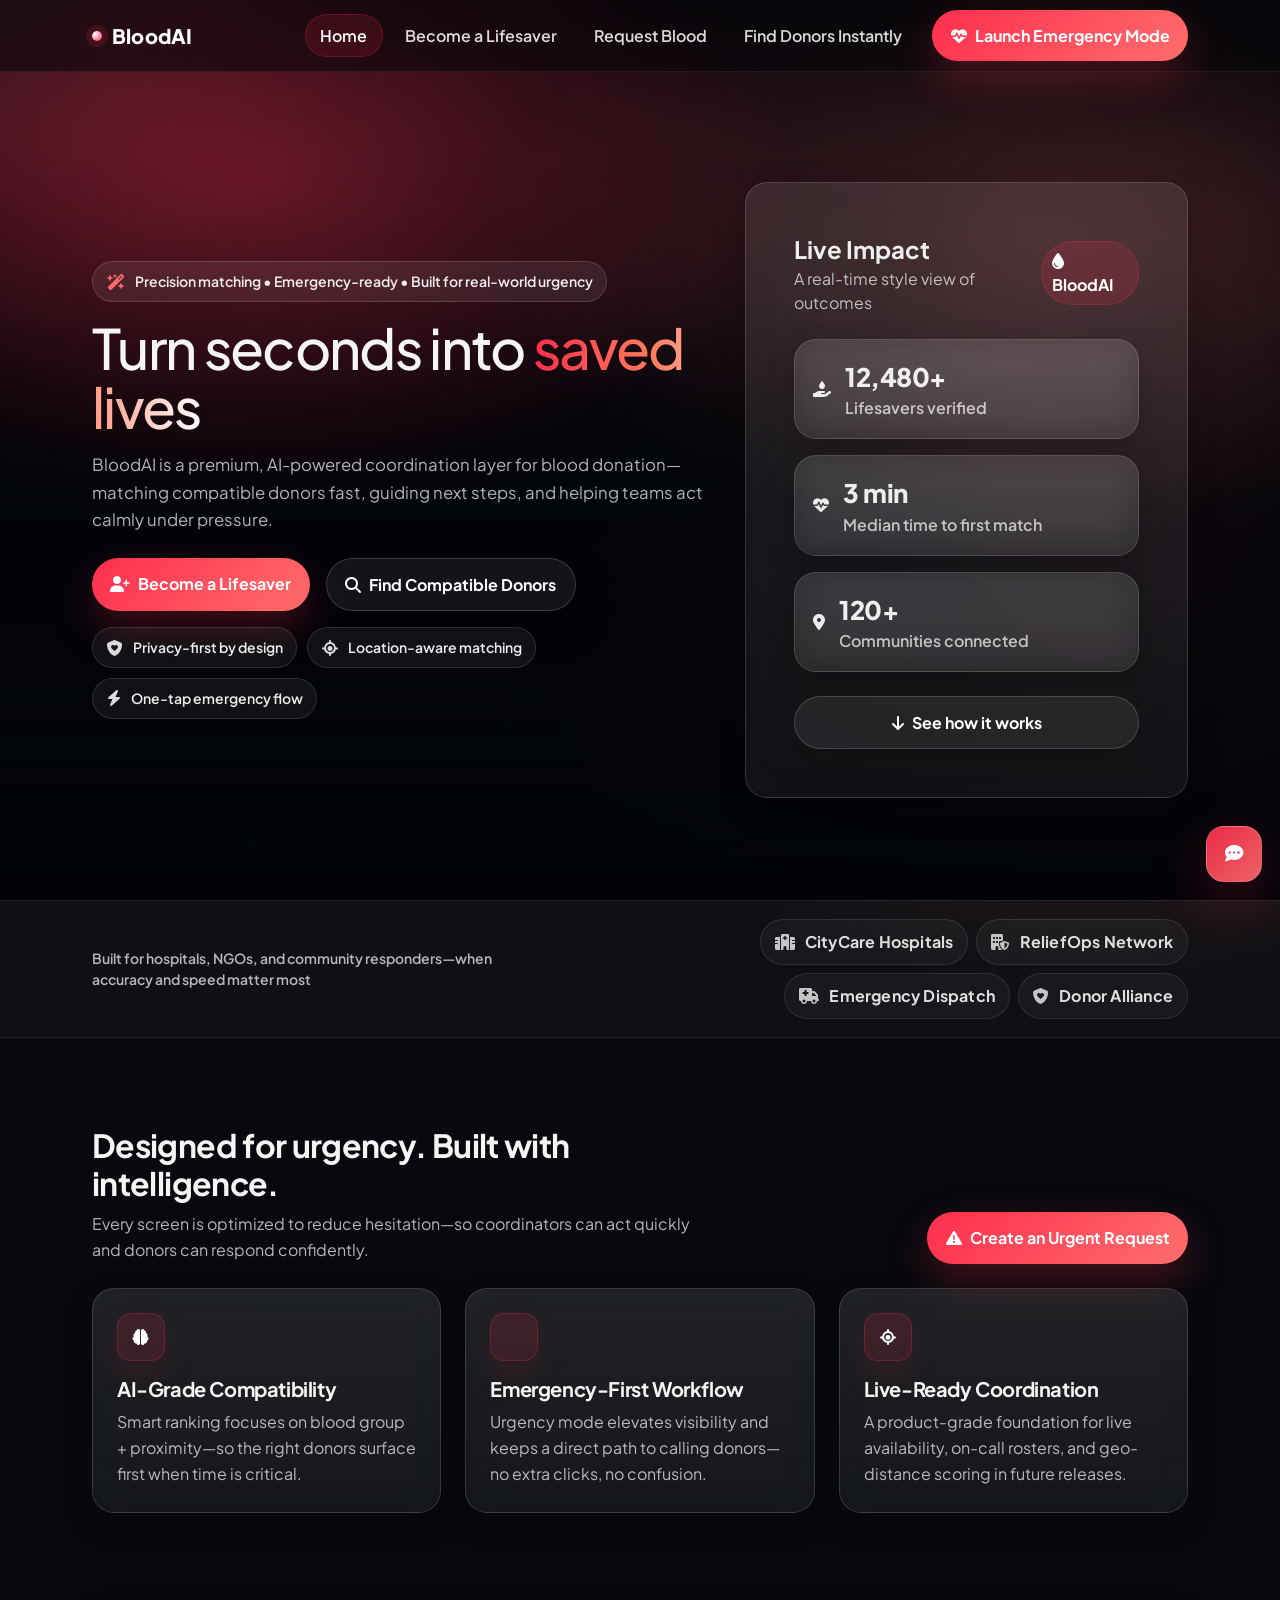
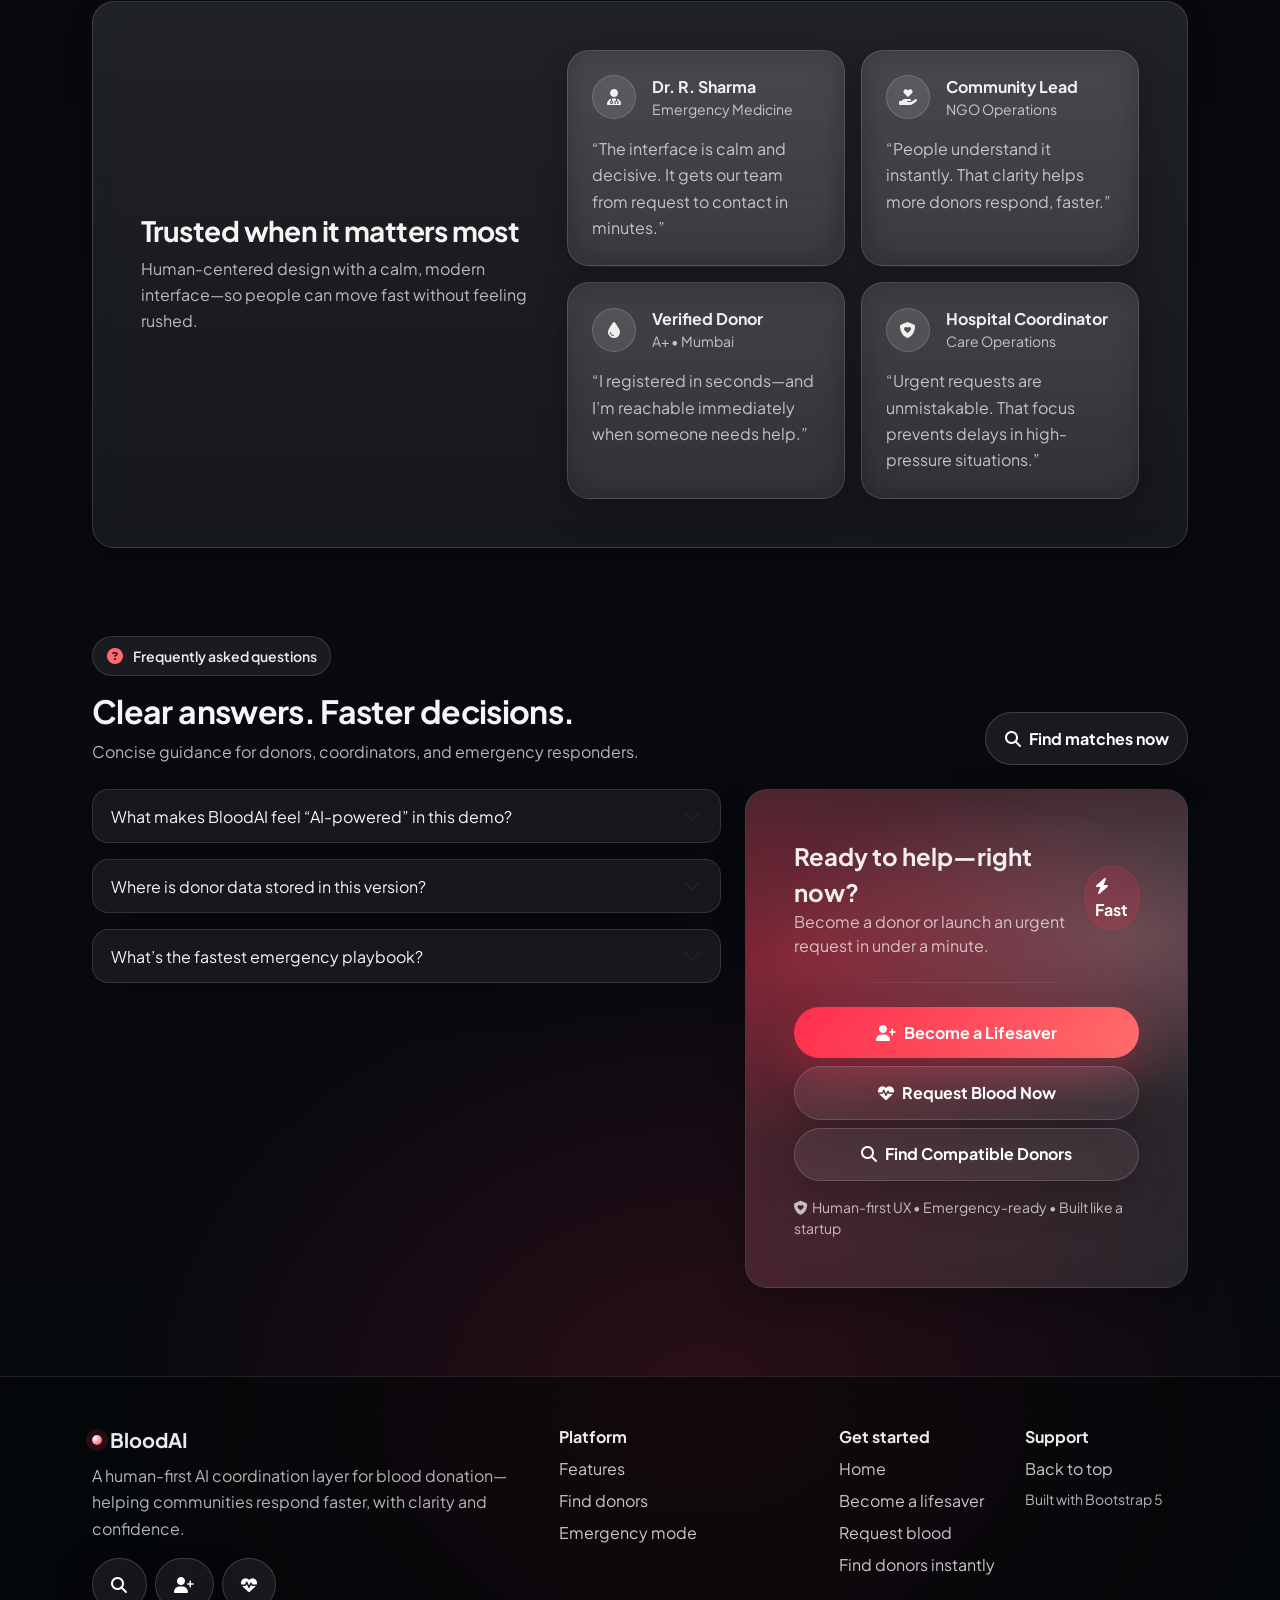
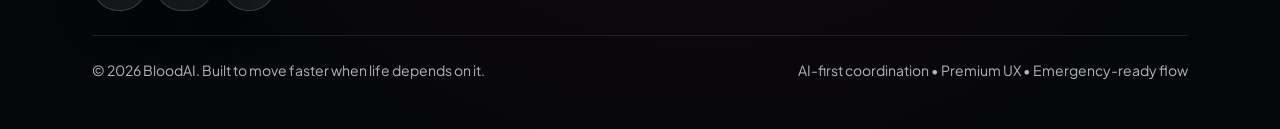
<file: index.html>
<!doctype html>
<html lang="en">
  <head>
    <meta charset="utf-8" />
    <meta name="viewport" content="width=device-width, initial-scale=1" />
    <meta name="theme-color" content="#ff2e4d" />
    <title>BloodAI – AI-Powered Blood Donation Network</title>
    <meta name="description" content="BloodAI is a human-first, AI-powered blood donation network—match compatible donors fast, coordinate urgent requests, and act with confidence." />

    <!-- Favicon (inline SVG) -->
    <link rel="icon" type="image/svg+xml" href="data:image/svg+xml,%3Csvg xmlns='http://www.w3.org/2000/svg' width='64' height='64' viewBox='0 0 64 64'%3E%3Cdefs%3E%3CradialGradient id='g' cx='30%25' cy='30%25'%3E%3Cstop offset='0%25' stop-color='%23ffffff'/%3E%3Cstop offset='60%25' stop-color='%23ff2e4d'/%3E%3Cstop offset='100%25' stop-color='%23c9152e'/%3E%3C/radialGradient%3E%3C/defs%3E%3Cpath fill='url(%23g)' d='M32 58s-20-13.6-20-30.5C12 16.7 19.6 9 29 9c4.2 0 7.8 1.6 10 4.2C41.2 10.6 44.8 9 49 9c9.4 0 17 7.7 17 18.5C66 44.4 46 58 46 58H32z'/%3E%3C/svg%3E" />

    <!-- Bootstrap 5 CDN -->
    <link href="https://cdn.jsdelivr.net/npm/bootstrap@5.3.3/dist/css/bootstrap.min.css" rel="stylesheet" />

    <!-- Font Awesome CDN -->
    <link href="https://cdnjs.cloudflare.com/ajax/libs/font-awesome/6.5.2/css/all.min.css" rel="stylesheet" />

    <!-- Premium typography -->
    <link rel="preconnect" href="https://fonts.googleapis.com" />
    <link rel="preconnect" href="https://fonts.gstatic.com" crossorigin />
    <link href="https://fonts.googleapis.com/css2?family=Plus+Jakarta+Sans:wght@400;500;600;700;800;900&display=swap" rel="stylesheet" />

    <!-- Custom CSS -->
    <link rel="stylesheet" href="style.css" />
  </head>

  <body data-page="home">
    <!-- Sticky Navbar -->
    <nav class="navbar navbar-expand-lg navbar-dark fixed-top">
      <div class="container">
        <a class="navbar-brand brand-badge" href="index.html" aria-label="BloodAI Home">
          <span class="brand-dot" aria-hidden="true"></span>
          <span>BloodAI</span>
        </a>

        <button class="navbar-toggler" type="button" data-bs-toggle="collapse" data-bs-target="#navbarNav" aria-controls="navbarNav" aria-expanded="false" aria-label="Toggle navigation">
          <span class="navbar-toggler-icon"></span>
        </button>

        <div class="collapse navbar-collapse" id="navbarNav">
          <ul class="navbar-nav ms-auto align-items-lg-center gap-lg-2 mt-3 mt-lg-0">
            <li class="nav-item"><a class="nav-link" href="index.html">Home</a></li>
            <li class="nav-item"><a class="nav-link" href="register.html">Become a Lifesaver</a></li>
            <li class="nav-item"><a class="nav-link" href="request.html">Request Blood</a></li>
            <li class="nav-item"><a class="nav-link" href="search.html">Find Donors Instantly</a></li>
            <li class="nav-item ms-lg-2">
              <a class="btn btn-premium btn-danger-premium" href="request.html">
                <i class="fa-solid fa-heart-pulse me-2"></i>Launch Emergency Mode
              </a>
            </li>
          </ul>
        </div>
      </div>
    </nav>

    <!-- Hero -->
    <header class="hero" id="top">
      <div class="hero-bg" role="img" aria-label="Blood donation background"></div>
      <div class="hero-overlay" aria-hidden="true"></div>

      <div class="container">
        <div class="row align-items-center gy-5">
          <div class="col-lg-7">
            <div class="hero-kicker reveal">
              <i class="fa-solid fa-wand-magic-sparkles"></i>
              <span class="small fw-semibold">Precision matching • Emergency-ready • Built for real-world urgency</span>
            </div>

            <h1 class="mt-3 reveal">
              Turn seconds into <span class="text-gradient">saved lives</span>
            </h1>
            <p class="hero-subtitle mt-3 reveal">
              BloodAI is a premium, AI-powered coordination layer for blood donation—matching compatible donors fast, guiding next steps, and helping teams act calmly under pressure.
            </p>

            <div class="d-flex flex-wrap gap-3 mt-4 reveal">
              <a class="btn btn-premium btn-danger-premium" href="register.html">
                <i class="fa-solid fa-user-plus me-2"></i>Become a Lifesaver
              </a>
              <a class="btn btn-premium btn-ghost-premium" href="search.html">
                <i class="fa-solid fa-magnifying-glass me-2"></i>Find Compatible Donors
              </a>
            </div>

            <div class="hero-badges reveal">
              <span class="mini-pill"><i class="fa-solid fa-shield-heart"></i><span class="small fw-semibold">Privacy-first by design</span></span>
              <span class="mini-pill"><i class="fa-solid fa-location-crosshairs"></i><span class="small fw-semibold">Location-aware matching</span></span>
              <span class="mini-pill"><i class="fa-solid fa-bolt"></i><span class="small fw-semibold">One-tap emergency flow</span></span>
            </div>
          </div>

          <div class="col-lg-5">
            <!-- Premium stats card cluster -->
            <div class="glass p-4 p-md-5 reveal floaty">
              <div class="d-flex align-items-center justify-content-between">
                <div>
                  <div class="fw-bold fs-4">Live Impact</div>
                  <div class="text-muted-2">A real-time style view of outcomes</div>
                </div>
                <span class="badge-soft badge-blood"><i class="fa-solid fa-droplet me-2"></i>BloodAI</span>
              </div>

              <div class="row g-3 mt-2">
                <div class="col-12">
                  <div class="glass stat">
                    <div class="icon"><i class="fa-solid fa-hand-holding-droplet"></i></div>
                    <div>
                      <div class="num" data-count="12480" data-suffix="+">0</div>
                      <div class="label">Lifesavers verified</div>
                    </div>
                  </div>
                </div>
                <div class="col-12">
                  <div class="glass stat">
                    <div class="icon"><i class="fa-solid fa-heart-pulse"></i></div>
                    <div>
                      <div class="num" data-count="3" data-suffix=" min">0</div>
                      <div class="label">Median time to first match</div>
                    </div>
                  </div>
                </div>
                <div class="col-12">
                  <div class="glass stat">
                    <div class="icon"><i class="fa-solid fa-location-dot"></i></div>
                    <div>
                      <div class="num" data-count="120" data-suffix="+">0</div>
                      <div class="label">Communities connected</div>
                    </div>
                  </div>
                </div>
              </div>

              <div class="mt-4">
                <a class="btn btn-premium btn-ghost-premium w-100" href="#features">
                  <i class="fa-solid fa-arrow-down me-2"></i>See how it works
                </a>
              </div>
            </div>
          </div>
        </div>
      </div>
    </header>

    <!-- Trust strip -->
    <section class="trust-strip">
      <div class="container">
        <div class="d-flex flex-column flex-lg-row align-items-lg-center justify-content-between gap-3">
          <div class="text-muted-2 small fw-semibold reveal">
            Built for hospitals, NGOs, and community responders—when accuracy and speed matter most
          </div>
          <div class="d-flex flex-wrap gap-2 justify-content-lg-end">
            <div class="logo-chip reveal"><i class="fa-solid fa-hospital"></i><span>CityCare Hospitals</span></div>
            <div class="logo-chip reveal"><i class="fa-solid fa-building-shield"></i><span>ReliefOps Network</span></div>
            <div class="logo-chip reveal"><i class="fa-solid fa-truck-medical"></i><span>Emergency Dispatch</span></div>
            <div class="logo-chip reveal"><i class="fa-solid fa-shield-heart"></i><span>Donor Alliance</span></div>
          </div>
        </div>
      </div>
    </section>

    <!-- Features -->
    <section class="section" id="features">
      <div class="container">
        <div class="row align-items-end gy-3 mb-4">
          <div class="col-lg-7">
            <h2 class="fw-bold reveal">Designed for urgency. Built with intelligence.</h2>
            <p class="text-muted-2 reveal mb-0">
              Every screen is optimized to reduce hesitation—so coordinators can act quickly and donors can respond confidently.
            </p>
          </div>
          <div class="col-lg-5 text-lg-end">
            <a class="btn btn-premium btn-danger-premium reveal" href="request.html">
              <i class="fa-solid fa-triangle-exclamation me-2"></i>Create an Urgent Request
            </a>
          </div>
        </div>

        <div class="row g-4">
          <div class="col-md-6 col-lg-4">
            <div class="glass card-premium p-4 h-100 reveal">
              <div class="icon mb-3"><i class="fa-solid fa-brain"></i></div>
              <h5 class="fw-bold mb-2">AI-Grade Compatibility</h5>
              <p class="text-muted-2 mb-0">
                Smart ranking focuses on blood group + proximity—so the right donors surface first when time is critical.
              </p>
            </div>
          </div>
          <div class="col-md-6 col-lg-4">
            <div class="glass card-premium p-4 h-100 reveal">
              <div class="icon mb-3"><i class="fa-solid fa-siren-on"></i></div>
              <h5 class="fw-bold mb-2">Emergency-First Workflow</h5>
              <p class="text-muted-2 mb-0">
                Urgency mode elevates visibility and keeps a direct path to calling donors—no extra clicks, no confusion.
              </p>
            </div>
          </div>
          <div class="col-md-6 col-lg-4">
            <div class="glass card-premium p-4 h-100 reveal">
              <div class="icon mb-3"><i class="fa-solid fa-location-crosshairs"></i></div>
              <h5 class="fw-bold mb-2">Live-Ready Coordination</h5>
              <p class="text-muted-2 mb-0">
                A product-grade foundation for live availability, on-call rosters, and geo-distance scoring in future releases.
              </p>
            </div>
          </div>
        </div>
      </div>
    </section>

    <!-- Testimonials -->
    <section class="section pt-0">
      <div class="container">
        <div class="glass p-4 p-md-5 reveal">
          <div class="row align-items-center gy-4">
            <div class="col-lg-5">
              <h3 class="fw-bold mb-2">Trusted when it matters most</h3>
              <p class="text-muted-2 mb-0">
                Human-centered design with a calm, modern interface—so people can move fast without feeling rushed.
              </p>
            </div>
            <div class="col-lg-7">
              <div class="row g-3">
                <div class="col-md-6">
                  <div class="glass p-4 h-100">
                    <div class="d-flex align-items-center gap-3">
                      <div class="avatar"><i class="fa-solid fa-user-doctor"></i></div>
                      <div>
                        <div class="fw-bold">Dr. R. Sharma</div>
                        <div class="text-muted-2 small">Emergency Medicine</div>
                      </div>
                    </div>
                    <p class="text-muted-2 mt-3 mb-0">
                      “The interface is calm and decisive. It gets our team from request to contact in minutes.”
                    </p>
                  </div>
                </div>
                <div class="col-md-6">
                  <div class="glass p-4 h-100">
                    <div class="d-flex align-items-center gap-3">
                      <div class="avatar"><i class="fa-solid fa-hand-holding-heart"></i></div>
                      <div>
                        <div class="fw-bold">Community Lead</div>
                        <div class="text-muted-2 small">NGO Operations</div>
                      </div>
                    </div>
                    <p class="text-muted-2 mt-3 mb-0">
                      “People understand it instantly. That clarity helps more donors respond, faster.”
                    </p>
                  </div>
                </div>
                <div class="col-md-6">
                  <div class="glass p-4 h-100">
                    <div class="d-flex align-items-center gap-3">
                      <div class="avatar"><i class="fa-solid fa-droplet"></i></div>
                      <div>
                        <div class="fw-bold">Verified Donor</div>
                        <div class="text-muted-2 small">A+ • Mumbai</div>
                      </div>
                    </div>
                    <p class="text-muted-2 mt-3 mb-0">
                      “I registered in seconds—and I’m reachable immediately when someone needs help.”
                    </p>
                  </div>
                </div>
                <div class="col-md-6">
                  <div class="glass p-4 h-100">
                    <div class="d-flex align-items-center gap-3">
                      <div class="avatar"><i class="fa-solid fa-shield-heart"></i></div>
                      <div>
                        <div class="fw-bold">Hospital Coordinator</div>
                        <div class="text-muted-2 small">Care Operations</div>
                      </div>
                    </div>
                    <p class="text-muted-2 mt-3 mb-0">
                      “Urgent requests are unmistakable. That focus prevents delays in high-pressure situations.”
                    </p>
                  </div>
                </div>
              </div>
            </div>
          </div>
        </div>
      </div>
    </section>

    <!-- FAQ + CTA -->
    <section class="section pt-0" id="faq">
      <div class="container">
        <div class="row align-items-end gy-3 mb-4">
          <div class="col-lg-7">
            <div class="kicker reveal"><i class="fa-solid fa-circle-question"></i><span class="small fw-semibold">Frequently asked questions</span></div>
            <h2 class="fw-bold mt-3 reveal">Clear answers. Faster decisions.</h2>
            <p class="text-muted-2 reveal mb-0">Concise guidance for donors, coordinators, and emergency responders.</p>
          </div>
          <div class="col-lg-5 text-lg-end">
            <a class="btn btn-premium btn-ghost-premium reveal" href="search.html">
              <i class="fa-solid fa-magnifying-glass me-2"></i>Find matches now
            </a>
          </div>
        </div>

        <div class="row g-4">
          <div class="col-lg-7">
            <div class="accordion accordion-premium" id="faqAccordion">
              <div class="accordion-item mb-3 reveal">
                <h2 class="accordion-header">
                  <button class="accordion-button collapsed" type="button" data-bs-toggle="collapse" data-bs-target="#faq1" aria-expanded="false" aria-controls="faq1">
                    What makes BloodAI feel “AI-powered” in this demo?
                  </button>
                </h2>
                <div id="faq1" class="accordion-collapse collapse" data-bs-parent="#faqAccordion">
                  <div class="accordion-body">
                    It prioritizes <strong>compatibility</strong> (blood group) and <strong>proximity</strong> (location) to surface high-confidence matches quickly. The product UI is designed for upgrades like availability, smart ranking, and geo-distance scoring.
                  </div>
                </div>
              </div>

              <div class="accordion-item mb-3 reveal">
                <h2 class="accordion-header">
                  <button class="accordion-button collapsed" type="button" data-bs-toggle="collapse" data-bs-target="#faq2" aria-expanded="false" aria-controls="faq2">
                    Where is donor data stored in this version?
                  </button>
                </h2>
                <div id="faq2" class="accordion-collapse collapse" data-bs-parent="#faqAccordion">
                  <div class="accordion-body">
                    This is a frontend-only demo: donor registrations are saved in <strong>your browser</strong> using local storage, so Search feels instant with no backend.
                  </div>
                </div>
              </div>

              <div class="accordion-item mb-3 reveal">
                <h2 class="accordion-header">
                  <button class="accordion-button collapsed" type="button" data-bs-toggle="collapse" data-bs-target="#faq3" aria-expanded="false" aria-controls="faq3">
                    What’s the fastest emergency playbook?
                  </button>
                </h2>
                <div id="faq3" class="accordion-collapse collapse" data-bs-parent="#faqAccordion">
                  <div class="accordion-body">
                    Go to <strong>Request Blood</strong> → set urgency to <strong>Urgent</strong> → submit → open <strong>Find Donors</strong> → filter matches → contact donors directly from cards.
                  </div>
                </div>
              </div>
            </div>
          </div>

          <div class="col-lg-5">
            <div class="glass p-4 p-md-5 reveal cta-band">
              <div class="d-flex align-items-center justify-content-between gap-3">
                <div>
                  <div class="fw-bold fs-4">Ready to help—right now?</div>
                  <div class="text-muted-2">Become a donor or launch an urgent request in under a minute.</div>
                </div>
                <span class="badge-soft badge-blood"><i class="fa-solid fa-bolt me-2"></i>Fast</span>
              </div>
              <div class="divider my-4"></div>
              <div class="d-flex flex-column gap-2">
                <a class="btn btn-premium btn-danger-premium" href="register.html">
                  <i class="fa-solid fa-user-plus me-2"></i>Become a Lifesaver
                </a>
                <a class="btn btn-premium btn-ghost-premium" href="request.html">
                  <i class="fa-solid fa-heart-pulse me-2"></i>Request Blood Now
                </a>
                <a class="btn btn-premium btn-ghost-premium" href="search.html">
                  <i class="fa-solid fa-magnifying-glass me-2"></i>Find Compatible Donors
                </a>
              </div>
              <div class="text-muted-2 small mt-3">
                <i class="fa-solid fa-shield-heart me-1"></i>Human-first UX • Emergency-ready • Built like a startup
              </div>
            </div>
          </div>
        </div>
      </div>
    </section>

    <!-- Footer -->
    <footer class="py-5">
      <div class="container">
        <div class="row gy-4 align-items-start">
          <div class="col-lg-5">
            <div class="d-flex align-items-center gap-2 mb-2">
              <span class="brand-dot" aria-hidden="true"></span>
              <span class="fw-bold fs-5">BloodAI</span>
            </div>
            <p class="text-muted-2 mb-3">
              A human-first AI coordination layer for blood donation—helping communities respond faster, with clarity and confidence.
            </p>
            <div class="d-flex gap-2">
              <a class="btn btn-premium btn-ghost-premium" href="search.html" aria-label="Search donors">
                <i class="fa-solid fa-magnifying-glass"></i>
              </a>
              <a class="btn btn-premium btn-ghost-premium" href="register.html" aria-label="Register donor">
                <i class="fa-solid fa-user-plus"></i>
              </a>
              <a class="btn btn-premium btn-ghost-premium" href="request.html" aria-label="Request blood">
                <i class="fa-solid fa-heart-pulse"></i>
              </a>
            </div>
          </div>

          <div class="col-6 col-lg-3">
            <div class="fw-bold mb-2">Platform</div>
            <div class="d-flex flex-column gap-2">
              <a class="footer-link" href="#features">Features</a>
              <a class="footer-link" href="search.html">Find donors</a>
              <a class="footer-link" href="request.html">Emergency mode</a>
            </div>
          </div>
          <div class="col-6 col-lg-2">
            <div class="fw-bold mb-2">Get started</div>
            <div class="d-flex flex-column gap-2">
              <a class="footer-link" href="index.html">Home</a>
              <a class="footer-link" href="register.html">Become a lifesaver</a>
              <a class="footer-link" href="request.html">Request blood</a>
              <a class="footer-link" href="search.html">Find donors instantly</a>
            </div>
          </div>

          <div class="col-lg-2">
            <div class="fw-bold mb-2">Support</div>
            <div class="d-flex flex-column gap-2">
              <a class="footer-link" href="#top">Back to top</a>
              <span class="text-muted-2 small">Built with Bootstrap 5</span>
            </div>
          </div>
        </div>

        <div class="d-flex flex-column flex-md-row justify-content-between align-items-md-center gap-2 mt-4 pt-4 border-top border-light border-opacity-10">
          <div class="text-muted-2 small">© <span id="year"></span> BloodAI. Built to move faster when life depends on it.</div>
          <div class="text-muted-2 small">AI-first coordination • Premium UX • Emergency-ready flow</div>
        </div>
      </div>
    </footer>

    <!-- Floating AI Chatbot -->
    <div class="chatbot">
      <div id="chatPanel" class="chatbot-panel glass">
        <div class="chatbot-header">
          <div class="d-flex align-items-center gap-2">
            <span class="badge-soft badge-blood"><i class="fa-solid fa-brain me-2"></i>AI</span>
            <div class="title">BloodAI Assistant</div>
          </div>
          <button id="chatClose" class="btn btn-sm btn-premium btn-ghost-premium" type="button" aria-label="Close chatbot">
            <i class="fa-solid fa-xmark"></i>
          </button>
        </div>
        <div class="chatbot-body">
          <div id="chatMessages" class="chatbot-messages" aria-live="polite"></div>
        </div>
        <div class="chatbot-input">
          <input id="chatInput" type="text" placeholder="Ask: urgent request, compatible donors, next steps..." aria-label="Chat input" />
          <button id="chatSend" class="btn btn-premium btn-danger-premium" type="button" aria-label="Send message">
            <i class="fa-solid fa-paper-plane"></i>
          </button>
        </div>
      </div>

      <button id="chatToggle" class="chatbot-toggle" type="button" aria-label="Open BloodAI chatbot">
        <i class="fa-solid fa-comment-dots"></i>
      </button>
    </div>

    <!-- Toasts -->
    <div class="position-fixed top-0 end-0 p-3" style="z-index: 2000">
      <div id="toastHost" class="d-flex flex-column gap-2"></div>
    </div>

    <!-- Bootstrap JS -->
    <script src="https://cdn.jsdelivr.net/npm/bootstrap@5.3.3/dist/js/bootstrap.bundle.min.js"></script>
    <script>
      // Small inline detail: current year in footer (keeps template evergreen).
      document.getElementById("year").textContent = new Date().getFullYear();
    </script>
    <script src="script.js"></script>
  </body>
</html>
</file>
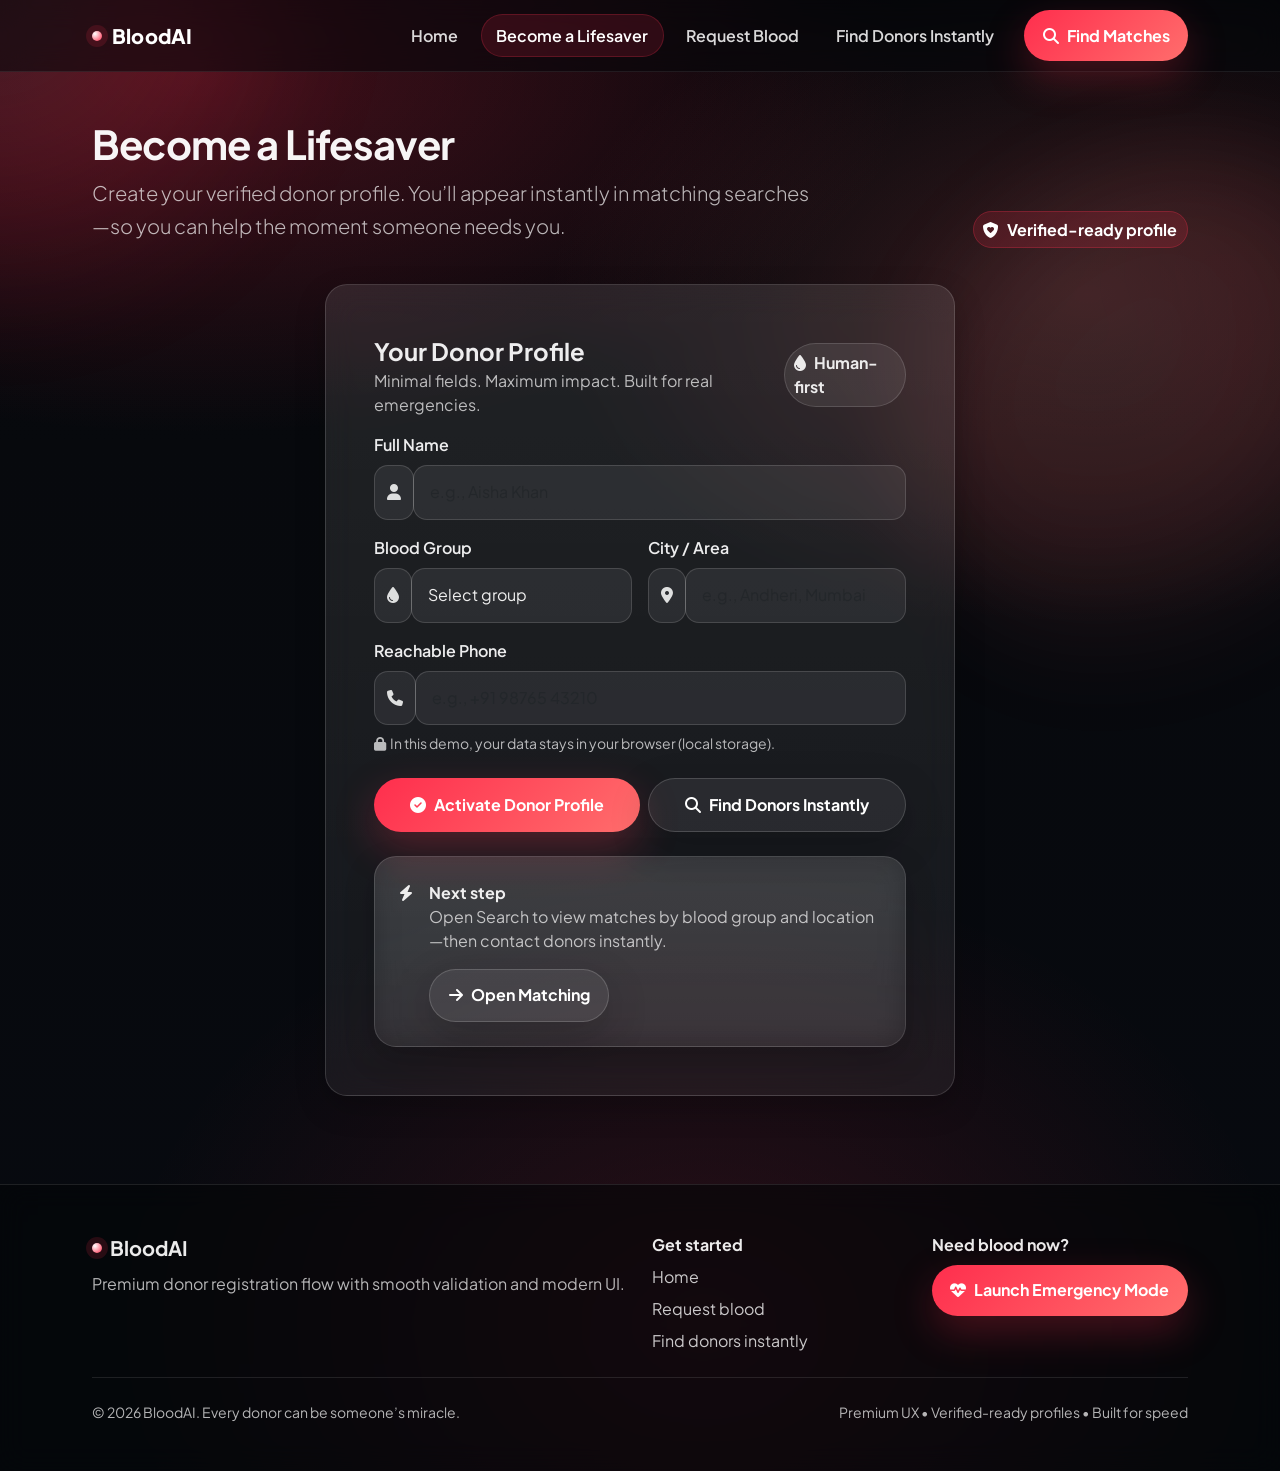
<file: register.html>
<!doctype html>
<html lang="en">
  <head>
    <meta charset="utf-8" />
    <meta name="viewport" content="width=device-width, initial-scale=1" />
    <meta name="theme-color" content="#ff2e4d" />
    <title>Become a Lifesaver • BloodAI</title>
    <meta name="description" content="Join BloodAI as a verified donor. Create a premium profile and become discoverable instantly for urgent matches." />

    <link rel="icon" type="image/svg+xml" href="data:image/svg+xml,%3Csvg xmlns='http://www.w3.org/2000/svg' width='64' height='64' viewBox='0 0 64 64'%3E%3Cdefs%3E%3CradialGradient id='g' cx='30%25' cy='30%25'%3E%3Cstop offset='0%25' stop-color='%23ffffff'/%3E%3Cstop offset='60%25' stop-color='%23ff2e4d'/%3E%3Cstop offset='100%25' stop-color='%23c9152e'/%3E%3C/radialGradient%3E%3C/defs%3E%3Cpath fill='url(%23g)' d='M32 58s-20-13.6-20-30.5C12 16.7 19.6 9 29 9c4.2 0 7.8 1.6 10 4.2C41.2 10.6 44.8 9 49 9c9.4 0 17 7.7 17 18.5C66 44.4 46 58 46 58H32z'/%3E%3C/svg%3E" />

    <link href="https://cdn.jsdelivr.net/npm/bootstrap@5.3.3/dist/css/bootstrap.min.css" rel="stylesheet" />
    <link href="https://cdnjs.cloudflare.com/ajax/libs/font-awesome/6.5.2/css/all.min.css" rel="stylesheet" />

    <!-- Premium typography -->
    <link rel="preconnect" href="https://fonts.googleapis.com" />
    <link rel="preconnect" href="https://fonts.gstatic.com" crossorigin />
    <link href="https://fonts.googleapis.com/css2?family=Plus+Jakarta+Sans:wght@400;500;600;700;800;900&display=swap" rel="stylesheet" />

    <link rel="stylesheet" href="style.css" />
  </head>

  <body data-page="register">
    <!-- Sticky Navbar -->
    <nav class="navbar navbar-expand-lg navbar-dark fixed-top">
      <div class="container">
        <a class="navbar-brand brand-badge" href="index.html" aria-label="BloodAI Home">
          <span class="brand-dot" aria-hidden="true"></span>
          <span>BloodAI</span>
        </a>

        <button class="navbar-toggler" type="button" data-bs-toggle="collapse" data-bs-target="#navbarNav" aria-controls="navbarNav" aria-expanded="false" aria-label="Toggle navigation">
          <span class="navbar-toggler-icon"></span>
        </button>

        <div class="collapse navbar-collapse" id="navbarNav">
          <ul class="navbar-nav ms-auto align-items-lg-center gap-lg-2 mt-3 mt-lg-0">
            <li class="nav-item"><a class="nav-link" href="index.html">Home</a></li>
            <li class="nav-item"><a class="nav-link" href="register.html">Become a Lifesaver</a></li>
            <li class="nav-item"><a class="nav-link" href="request.html">Request Blood</a></li>
            <li class="nav-item"><a class="nav-link" href="search.html">Find Donors Instantly</a></li>
            <li class="nav-item ms-lg-2">
              <a class="btn btn-premium btn-danger-premium" href="search.html">
                <i class="fa-solid fa-magnifying-glass me-2"></i>Find Matches
              </a>
            </li>
          </ul>
        </div>
      </div>
    </nav>

    <!-- Page header -->
    <header class="page-hero">
      <div class="container">
        <div class="row align-items-end gy-3">
          <div class="col-lg-8">
            <h1 class="fw-bold reveal">Become a Lifesaver</h1>
            <p class="lead reveal mb-0">
              Create your verified donor profile. You’ll appear instantly in matching searches—so you can help the moment someone needs you.
            </p>
          </div>
          <div class="col-lg-4 text-lg-end">
            <span class="badge-soft badge-blood reveal"><i class="fa-solid fa-shield-heart me-2"></i>Verified-ready profile</span>
          </div>
        </div>
      </div>
    </header>

    <main class="section pt-0">
      <div class="container">
        <div class="row justify-content-center">
          <div class="col-lg-8 col-xl-7">
            <div class="glass p-4 p-md-5 reveal">
              <div class="d-flex align-items-center justify-content-between gap-3 mb-3">
                <div>
                  <div class="fw-bold fs-4">Your Donor Profile</div>
                  <div class="text-muted-2">Minimal fields. Maximum impact. Built for real emergencies.</div>
                </div>
                <span class="badge-soft"><i class="fa-solid fa-droplet me-2"></i>Human-first</span>
              </div>

              <!-- Bootstrap validation driven by JS + native HTML5 constraints -->
              <form id="donorForm" class="needs-validation" novalidate>
                <div class="row g-3">
                  <div class="col-12">
                    <label class="form-label fw-semibold" for="donorName">Full Name</label>
                    <div class="input-group">
                      <span class="input-group-text"><i class="fa-solid fa-user"></i></span>
                      <input id="donorName" type="text" class="form-control" placeholder="e.g., Aisha Khan" required minlength="2" />
                      <div class="invalid-feedback">Please enter a valid name (min 2 characters).</div>
                    </div>
                  </div>

                  <div class="col-md-6">
                    <label class="form-label fw-semibold" for="donorBlood">Blood Group</label>
                    <div class="input-group">
                      <span class="input-group-text"><i class="fa-solid fa-droplet"></i></span>
                      <select id="donorBlood" class="form-select" required>
                        <option value="" selected disabled>Select group</option>
                        <option>A+</option><option>A-</option>
                        <option>B+</option><option>B-</option>
                        <option>AB+</option><option>AB-</option>
                        <option>O+</option><option>O-</option>
                      </select>
                      <div class="invalid-feedback">Please select a blood group.</div>
                    </div>
                  </div>

                  <div class="col-md-6">
                    <label class="form-label fw-semibold" for="donorLocation">City / Area</label>
                    <div class="input-group">
                      <span class="input-group-text"><i class="fa-solid fa-location-dot"></i></span>
                      <input id="donorLocation" type="text" class="form-control" placeholder="e.g., Andheri, Mumbai" required minlength="2" />
                      <div class="invalid-feedback">Please enter a valid location.</div>
                    </div>
                  </div>

                  <div class="col-12">
                    <label class="form-label fw-semibold" for="donorPhone">Reachable Phone</label>
                    <div class="input-group">
                      <span class="input-group-text"><i class="fa-solid fa-phone"></i></span>
                      <input id="donorPhone" type="tel" class="form-control" placeholder="e.g., +91 98765 43210" required pattern="^[0-9+][0-9\\s-]{7,}$" />
                      <div class="invalid-feedback">Please enter a valid phone number.</div>
                    </div>
                    <div class="text-muted-2 small mt-2">
                      <i class="fa-solid fa-lock me-1"></i>In this demo, your data stays in your browser (local storage).
                    </div>
                  </div>
                </div>

                <div class="d-flex flex-column flex-sm-row gap-2 mt-4">
                  <button class="btn btn-premium btn-danger-premium flex-fill" type="submit">
                    <i class="fa-solid fa-circle-check me-2"></i>Activate Donor Profile
                  </button>
                  <a class="btn btn-premium btn-ghost-premium flex-fill" href="search.html">
                    <i class="fa-solid fa-magnifying-glass me-2"></i>Find Donors Instantly
                  </a>
                </div>
              </form>

              <div id="afterRegister" class="mt-4 reveal">
                <div class="glass p-4">
                  <div class="d-flex align-items-start gap-3">
                    <div class="icon"><i class="fa-solid fa-bolt"></i></div>
                    <div>
                      <div class="fw-bold">Next step</div>
                      <div class="text-muted-2">
                        Open Search to view matches by blood group and location—then contact donors instantly.
                      </div>
                      <div class="mt-3">
                        <a class="btn btn-premium btn-ghost-premium" href="search.html">
                          <i class="fa-solid fa-arrow-right me-2"></i>Open Matching
                        </a>
                      </div>
                    </div>
                  </div>
                </div>
              </div>

            </div>
          </div>
        </div>
      </div>
    </main>

    <!-- Footer -->
    <footer class="py-5">
      <div class="container">
        <div class="row gy-4 align-items-start">
          <div class="col-lg-6">
            <div class="d-flex align-items-center gap-2 mb-2">
              <span class="brand-dot" aria-hidden="true"></span>
              <span class="fw-bold fs-5">BloodAI</span>
            </div>
            <p class="text-muted-2 mb-0">Premium donor registration flow with smooth validation and modern UI.</p>
          </div>
          <div class="col-6 col-lg-3">
            <div class="fw-bold mb-2">Get started</div>
            <div class="d-flex flex-column gap-2">
              <a class="footer-link" href="index.html">Home</a>
              <a class="footer-link" href="request.html">Request blood</a>
              <a class="footer-link" href="search.html">Find donors instantly</a>
            </div>
          </div>
          <div class="col-6 col-lg-3">
            <div class="fw-bold mb-2">Need blood now?</div>
            <a class="btn btn-premium btn-danger-premium" href="request.html">
              <i class="fa-solid fa-heart-pulse me-2"></i>Launch Emergency Mode
            </a>
          </div>
        </div>

        <div class="d-flex flex-column flex-md-row justify-content-between align-items-md-center gap-2 mt-4 pt-4 border-top border-light border-opacity-10">
          <div class="text-muted-2 small">© <span id="year"></span> BloodAI. Every donor can be someone’s miracle.</div>
          <div class="text-muted-2 small">Premium UX • Verified-ready profiles • Built for speed</div>
        </div>
      </div>
    </footer>

    <div class="position-fixed top-0 end-0 p-3" style="z-index: 2000">
      <div id="toastHost" class="d-flex flex-column gap-2"></div>
    </div>

    <script src="https://cdn.jsdelivr.net/npm/bootstrap@5.3.3/dist/js/bootstrap.bundle.min.js"></script>
    <script>
      document.getElementById("year").textContent = new Date().getFullYear();
    </script>
    <script src="script.js"></script>
  </body>
</html>
</file>
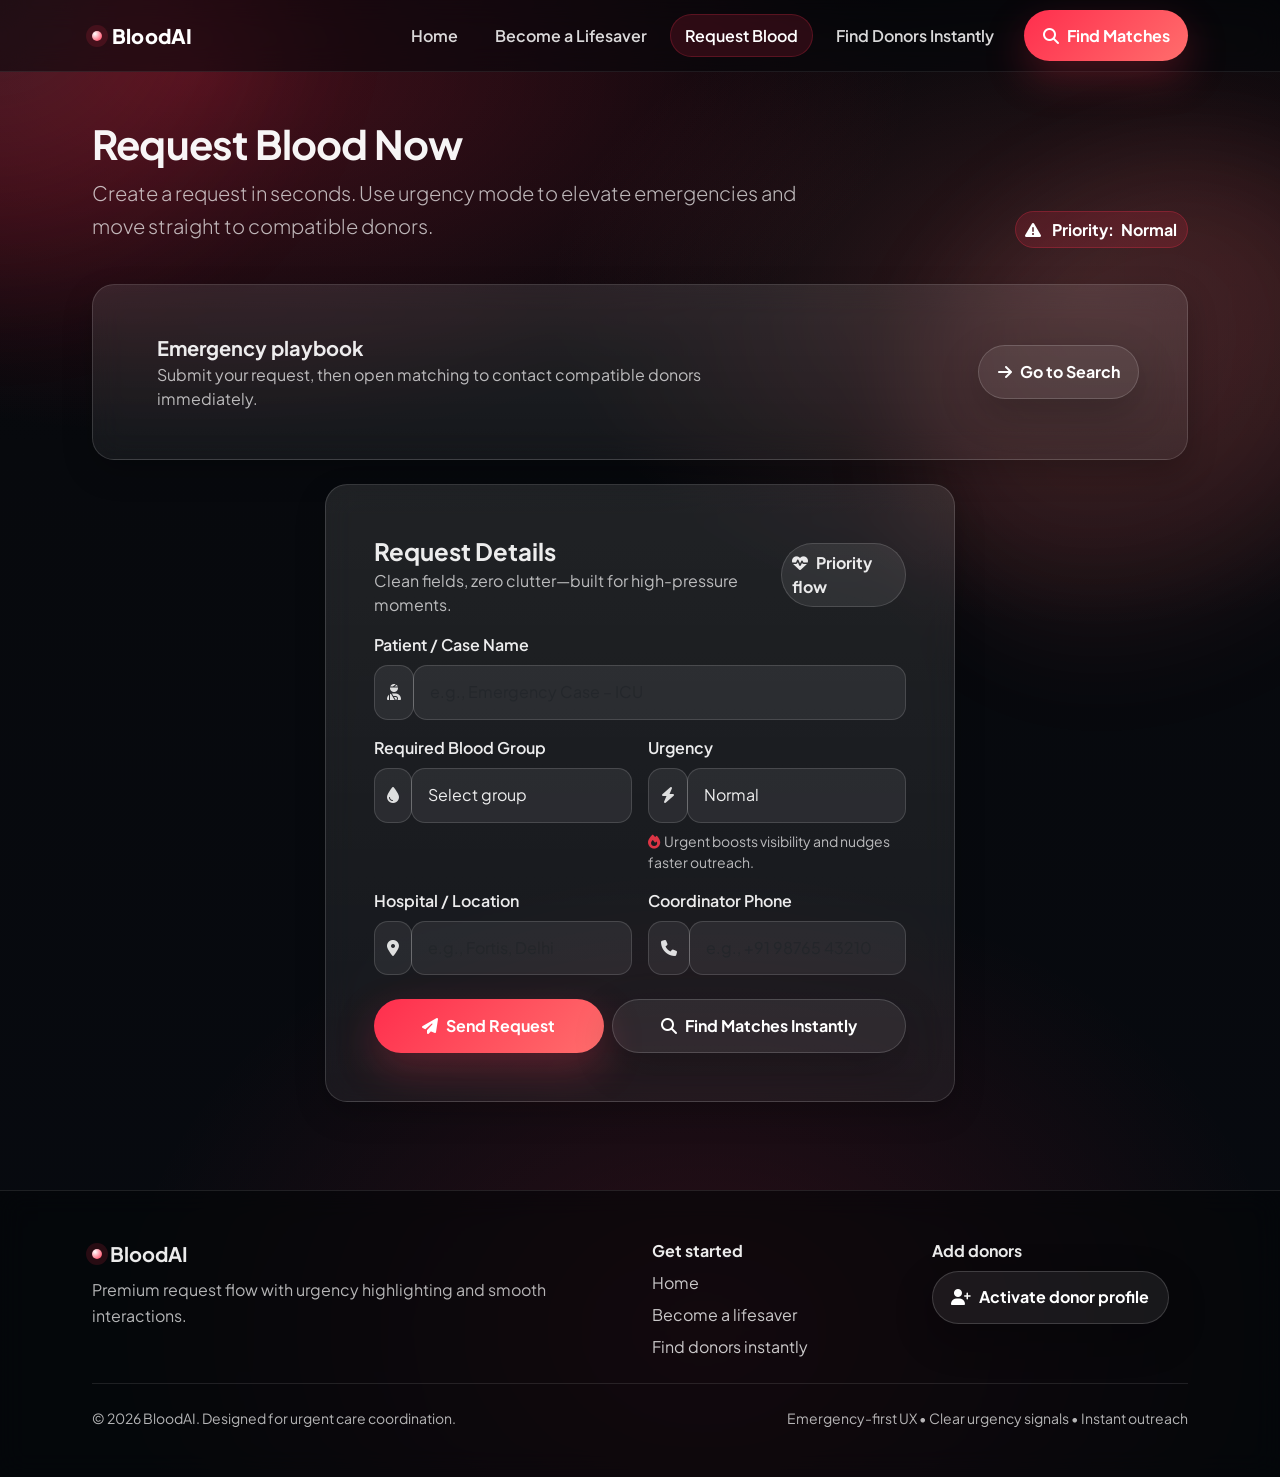
<file: request.html>
<!doctype html>
<html lang="en">
  <head>
    <meta charset="utf-8" />
    <meta name="viewport" content="width=device-width, initial-scale=1" />
    <meta name="theme-color" content="#ff2e4d" />
    <title>Request Blood Now • BloodAI</title>
    <meta name="description" content="Create a blood request with urgency mode. Get matched faster and contact compatible donors instantly." />

    <link rel="icon" type="image/svg+xml" href="data:image/svg+xml,%3Csvg xmlns='http://www.w3.org/2000/svg' width='64' height='64' viewBox='0 0 64 64'%3E%3Cdefs%3E%3CradialGradient id='g' cx='30%25' cy='30%25'%3E%3Cstop offset='0%25' stop-color='%23ffffff'/%3E%3Cstop offset='60%25' stop-color='%23ff2e4d'/%3E%3Cstop offset='100%25' stop-color='%23c9152e'/%3E%3C/radialGradient%3E%3C/defs%3E%3Cpath fill='url(%23g)' d='M32 58s-20-13.6-20-30.5C12 16.7 19.6 9 29 9c4.2 0 7.8 1.6 10 4.2C41.2 10.6 44.8 9 49 9c9.4 0 17 7.7 17 18.5C66 44.4 46 58 46 58H32z'/%3E%3C/svg%3E" />

    <link href="https://cdn.jsdelivr.net/npm/bootstrap@5.3.3/dist/css/bootstrap.min.css" rel="stylesheet" />
    <link href="https://cdnjs.cloudflare.com/ajax/libs/font-awesome/6.5.2/css/all.min.css" rel="stylesheet" />

    <!-- Premium typography -->
    <link rel="preconnect" href="https://fonts.googleapis.com" />
    <link rel="preconnect" href="https://fonts.gstatic.com" crossorigin />
    <link href="https://fonts.googleapis.com/css2?family=Plus+Jakarta+Sans:wght@400;500;600;700;800;900&display=swap" rel="stylesheet" />

    <link rel="stylesheet" href="style.css" />
  </head>

  <body data-page="request">
    <!-- Sticky Navbar -->
    <nav class="navbar navbar-expand-lg navbar-dark fixed-top">
      <div class="container">
        <a class="navbar-brand brand-badge" href="index.html" aria-label="BloodAI Home">
          <span class="brand-dot" aria-hidden="true"></span>
          <span>BloodAI</span>
        </a>

        <button class="navbar-toggler" type="button" data-bs-toggle="collapse" data-bs-target="#navbarNav" aria-controls="navbarNav" aria-expanded="false" aria-label="Toggle navigation">
          <span class="navbar-toggler-icon"></span>
        </button>

        <div class="collapse navbar-collapse" id="navbarNav">
          <ul class="navbar-nav ms-auto align-items-lg-center gap-lg-2 mt-3 mt-lg-0">
            <li class="nav-item"><a class="nav-link" href="index.html">Home</a></li>
            <li class="nav-item"><a class="nav-link" href="register.html">Become a Lifesaver</a></li>
            <li class="nav-item"><a class="nav-link" href="request.html">Request Blood</a></li>
            <li class="nav-item"><a class="nav-link" href="search.html">Find Donors Instantly</a></li>
            <li class="nav-item ms-lg-2">
              <a class="btn btn-premium btn-danger-premium" href="search.html">
                <i class="fa-solid fa-magnifying-glass me-2"></i>Find Matches
              </a>
            </li>
          </ul>
        </div>
      </div>
    </nav>

    <header class="page-hero">
      <div class="container">
        <div class="row align-items-end gy-3">
          <div class="col-lg-8">
            <h1 class="fw-bold reveal">Request Blood Now</h1>
            <p class="lead reveal mb-0">
              Create a request in seconds. Use urgency mode to elevate emergencies and move straight to compatible donors.
            </p>
          </div>
          <div class="col-lg-4 text-lg-end">
            <span class="badge-soft badge-blood reveal">
              <i class="fa-solid fa-triangle-exclamation me-2"></i>
              Priority: <span id="urgencyBadge" class="ms-1">Normal</span>
            </span>
          </div>
        </div>
      </div>
    </header>

    <main class="section pt-0">
      <div class="container">
        <!-- Emergency banner -->
        <div class="glass p-4 p-md-5 mb-4 reveal">
          <div class="row align-items-center gy-3">
            <div class="col-lg-8">
              <div class="d-flex align-items-center gap-3">
                <div class="icon"><i class="fa-solid fa-siren-on"></i></div>
                <div>
                  <div class="fw-bold fs-5">Emergency playbook</div>
                  <div class="text-muted-2">
                    Submit your request, then open matching to contact compatible donors immediately.
                  </div>
                </div>
              </div>
            </div>
            <div class="col-lg-4 text-lg-end">
              <a class="btn btn-premium btn-ghost-premium" href="search.html">
                <i class="fa-solid fa-arrow-right me-2"></i>Go to Search
              </a>
            </div>
          </div>
        </div>

        <div class="row justify-content-center">
          <div class="col-lg-8 col-xl-7">
            <div class="glass p-4 p-md-5 reveal">
              <div class="d-flex align-items-center justify-content-between gap-3 mb-3">
                <div>
                  <div class="fw-bold fs-4">Request Details</div>
                  <div class="text-muted-2">Clean fields, zero clutter—built for high-pressure moments.</div>
                </div>
                <span class="badge-soft"><i class="fa-solid fa-heart-pulse me-2"></i>Priority flow</span>
              </div>

              <form id="requestForm" novalidate>
                <div class="row g-3">
                  <div class="col-12">
                    <label class="form-label fw-semibold" for="patientName">Patient / Case Name</label>
                    <div class="input-group">
                      <span class="input-group-text"><i class="fa-solid fa-user-injured"></i></span>
                      <input id="patientName" type="text" class="form-control" placeholder="e.g., Emergency Case – ICU" required minlength="2" />
                      <div class="invalid-feedback">Please enter a valid patient name.</div>
                    </div>
                  </div>

                  <div class="col-md-6">
                    <label class="form-label fw-semibold" for="requestBlood">Required Blood Group</label>
                    <div class="input-group">
                      <span class="input-group-text"><i class="fa-solid fa-droplet"></i></span>
                      <select id="requestBlood" class="form-select" required>
                        <option value="" selected disabled>Select group</option>
                        <option>A+</option><option>A-</option>
                        <option>B+</option><option>B-</option>
                        <option>AB+</option><option>AB-</option>
                        <option>O+</option><option>O-</option>
                      </select>
                      <div class="invalid-feedback">Please select a blood group.</div>
                    </div>
                  </div>

                  <div class="col-md-6">
                    <label class="form-label fw-semibold" for="requestUrgency">Urgency</label>
                    <div class="input-group">
                      <span class="input-group-text"><i class="fa-solid fa-bolt"></i></span>
                      <select id="requestUrgency" class="form-select" required>
                        <option value="Normal" selected>Normal</option>
                        <option value="Urgent">Urgent</option>
                      </select>
                    </div>
                    <div class="text-muted-2 small mt-2">
                      <i class="fa-solid fa-fire me-1 text-danger"></i>Urgent boosts visibility and nudges faster outreach.
                    </div>
                  </div>

                  <div class="col-md-6">
                    <label class="form-label fw-semibold" for="requestLocation">Hospital / Location</label>
                    <div class="input-group">
                      <span class="input-group-text"><i class="fa-solid fa-location-dot"></i></span>
                      <input id="requestLocation" type="text" class="form-control" placeholder="e.g., Fortis, Delhi" required minlength="2" />
                      <div class="invalid-feedback">Please enter a valid location.</div>
                    </div>
                  </div>

                  <div class="col-md-6">
                    <label class="form-label fw-semibold" for="requestPhone">Coordinator Phone</label>
                    <div class="input-group">
                      <span class="input-group-text"><i class="fa-solid fa-phone"></i></span>
                      <input id="requestPhone" type="tel" class="form-control" placeholder="e.g., +91 98765 43210" required pattern="^[0-9+][0-9\\s-]{7,}$" />
                      <div class="invalid-feedback">Please enter a valid phone number.</div>
                    </div>
                  </div>
                </div>

                <div class="d-flex flex-column flex-sm-row gap-2 mt-4">
                  <button class="btn btn-premium btn-danger-premium flex-fill" type="submit">
                    <i class="fa-solid fa-paper-plane me-2"></i>Send Request
                  </button>
                  <a class="btn btn-premium btn-ghost-premium flex-fill" href="search.html">
                    <i class="fa-solid fa-magnifying-glass me-2"></i>Find Matches Instantly
                  </a>
                </div>
              </form>

              <!-- Appears after submit -->
              <div id="requestCta" class="d-none mt-4">
                <div class="glass p-4">
                  <div class="d-flex align-items-start gap-3">
                    <div class="icon"><i class="fa-solid fa-arrow-right"></i></div>
                    <div>
                      <div class="fw-bold">Next: contact compatible donors</div>
                      <div class="text-muted-2">Open matching and filter by blood group + location for the fastest outreach.</div>
                      <div class="mt-3">
                        <a class="btn btn-premium btn-danger-premium" href="search.html">
                          <i class="fa-solid fa-magnifying-glass me-2"></i>Open Matching
                        </a>
                      </div>
                    </div>
                  </div>
                </div>
              </div>

            </div>
          </div>
        </div>
      </div>
    </main>

    <footer class="py-5">
      <div class="container">
        <div class="row gy-4 align-items-start">
          <div class="col-lg-6">
            <div class="d-flex align-items-center gap-2 mb-2">
              <span class="brand-dot" aria-hidden="true"></span>
              <span class="fw-bold fs-5">BloodAI</span>
            </div>
            <p class="text-muted-2 mb-0">Premium request flow with urgency highlighting and smooth interactions.</p>
          </div>
          <div class="col-6 col-lg-3">
            <div class="fw-bold mb-2">Get started</div>
            <div class="d-flex flex-column gap-2">
              <a class="footer-link" href="index.html">Home</a>
              <a class="footer-link" href="register.html">Become a lifesaver</a>
              <a class="footer-link" href="search.html">Find donors instantly</a>
            </div>
          </div>
          <div class="col-6 col-lg-3">
            <div class="fw-bold mb-2">Add donors</div>
            <a class="btn btn-premium btn-ghost-premium" href="register.html">
              <i class="fa-solid fa-user-plus me-2"></i>Activate donor profile
            </a>
          </div>
        </div>

        <div class="d-flex flex-column flex-md-row justify-content-between align-items-md-center gap-2 mt-4 pt-4 border-top border-light border-opacity-10">
          <div class="text-muted-2 small">© <span id="year"></span> BloodAI. Designed for urgent care coordination.</div>
          <div class="text-muted-2 small">Emergency-first UX • Clear urgency signals • Instant outreach</div>
        </div>
      </div>
    </footer>

    <div class="position-fixed top-0 end-0 p-3" style="z-index: 2000">
      <div id="toastHost" class="d-flex flex-column gap-2"></div>
    </div>

    <script src="https://cdn.jsdelivr.net/npm/bootstrap@5.3.3/dist/js/bootstrap.bundle.min.js"></script>
    <script>
      document.getElementById("year").textContent = new Date().getFullYear();
    </script>
    <script src="script.js"></script>
  </body>
</html>
</file>
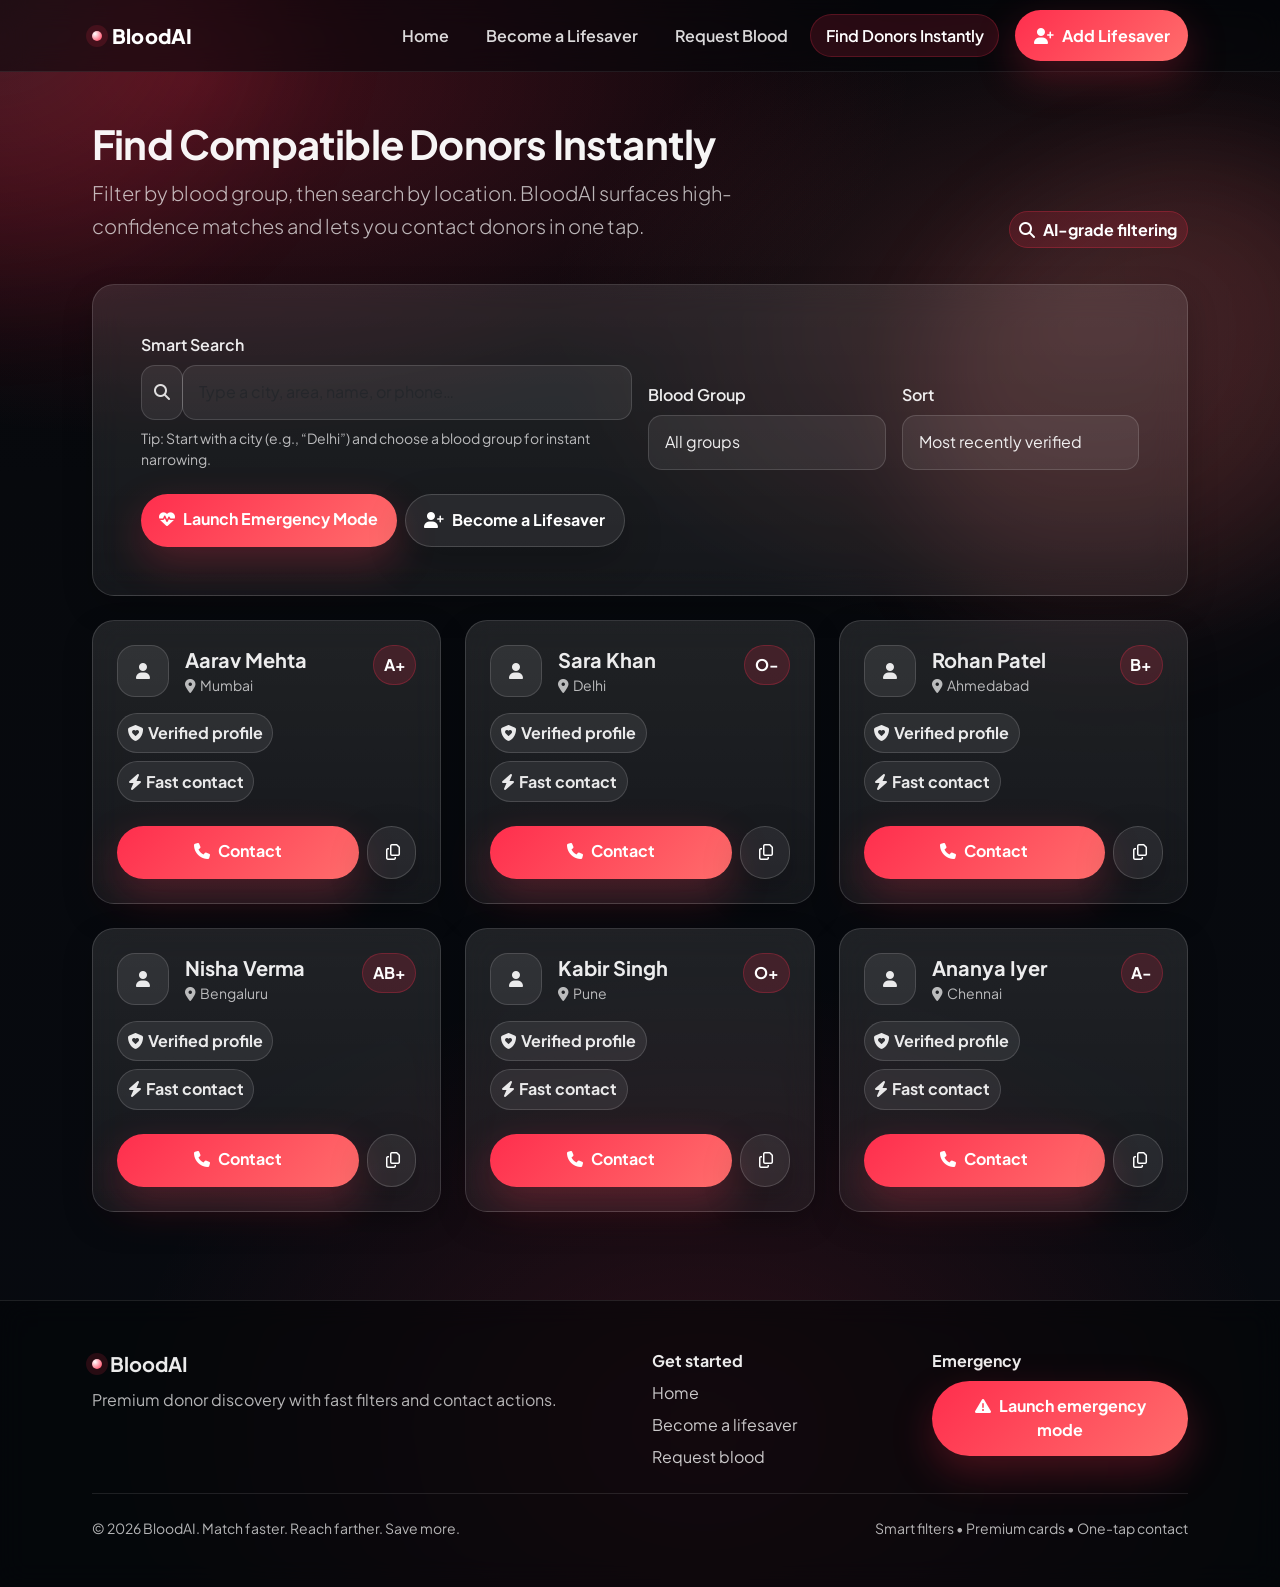
<file: search.html>
<!doctype html>
<html lang="en">
  <head>
    <meta charset="utf-8" />
    <meta name="viewport" content="width=device-width, initial-scale=1" />
    <meta name="theme-color" content="#ff2e4d" />
    <title>Find Compatible Donors Instantly • BloodAI</title>
    <meta name="description" content="Find compatible donors instantly with smart filters, premium cards, and fast contact actions—built for urgent coordination." />

    <link rel="icon" type="image/svg+xml" href="data:image/svg+xml,%3Csvg xmlns='http://www.w3.org/2000/svg' width='64' height='64' viewBox='0 0 64 64'%3E%3Cdefs%3E%3CradialGradient id='g' cx='30%25' cy='30%25'%3E%3Cstop offset='0%25' stop-color='%23ffffff'/%3E%3Cstop offset='60%25' stop-color='%23ff2e4d'/%3E%3Cstop offset='100%25' stop-color='%23c9152e'/%3E%3C/radialGradient%3E%3C/defs%3E%3Cpath fill='url(%23g)' d='M32 58s-20-13.6-20-30.5C12 16.7 19.6 9 29 9c4.2 0 7.8 1.6 10 4.2C41.2 10.6 44.8 9 49 9c9.4 0 17 7.7 17 18.5C66 44.4 46 58 46 58H32z'/%3E%3C/svg%3E" />

    <link href="https://cdn.jsdelivr.net/npm/bootstrap@5.3.3/dist/css/bootstrap.min.css" rel="stylesheet" />
    <link href="https://cdnjs.cloudflare.com/ajax/libs/font-awesome/6.5.2/css/all.min.css" rel="stylesheet" />

    <!-- Premium typography -->
    <link rel="preconnect" href="https://fonts.googleapis.com" />
    <link rel="preconnect" href="https://fonts.gstatic.com" crossorigin />
    <link href="https://fonts.googleapis.com/css2?family=Plus+Jakarta+Sans:wght@400;500;600;700;800;900&display=swap" rel="stylesheet" />

    <link rel="stylesheet" href="style.css" />
  </head>

  <body data-page="search">
    <!-- Sticky Navbar -->
    <nav class="navbar navbar-expand-lg navbar-dark fixed-top">
      <div class="container">
        <a class="navbar-brand brand-badge" href="index.html" aria-label="BloodAI Home">
          <span class="brand-dot" aria-hidden="true"></span>
          <span>BloodAI</span>
        </a>

        <button class="navbar-toggler" type="button" data-bs-toggle="collapse" data-bs-target="#navbarNav" aria-controls="navbarNav" aria-expanded="false" aria-label="Toggle navigation">
          <span class="navbar-toggler-icon"></span>
        </button>

        <div class="collapse navbar-collapse" id="navbarNav">
          <ul class="navbar-nav ms-auto align-items-lg-center gap-lg-2 mt-3 mt-lg-0">
            <li class="nav-item"><a class="nav-link" href="index.html">Home</a></li>
            <li class="nav-item"><a class="nav-link" href="register.html">Become a Lifesaver</a></li>
            <li class="nav-item"><a class="nav-link" href="request.html">Request Blood</a></li>
            <li class="nav-item"><a class="nav-link" href="search.html">Find Donors Instantly</a></li>
            <li class="nav-item ms-lg-2">
              <a class="btn btn-premium btn-danger-premium" href="register.html">
                <i class="fa-solid fa-user-plus me-2"></i>Add Lifesaver
              </a>
            </li>
          </ul>
        </div>
      </div>
    </nav>

    <header class="page-hero">
      <div class="container">
        <div class="row align-items-end gy-3">
          <div class="col-lg-8">
            <h1 class="fw-bold reveal">Find Compatible Donors Instantly</h1>
            <p class="lead reveal mb-0">
              Filter by blood group, then search by location. BloodAI surfaces high-confidence matches and lets you contact donors in one tap.
            </p>
          </div>
          <div class="col-lg-4 text-lg-end">
            <span class="badge-soft badge-blood reveal"><i class="fa-solid fa-magnifying-glass me-2"></i>AI-grade filtering</span>
          </div>
        </div>
      </div>
    </header>

    <main class="section pt-0">
      <div class="container">
        <!-- Search + filters -->
        <div class="glass p-4 p-md-5 mb-4 reveal">
          <div class="row g-3 align-items-end">
            <div class="col-lg-6">
              <label class="form-label fw-semibold" for="searchInput">Smart Search</label>
              <div class="input-group">
                <span class="input-group-text"><i class="fa-solid fa-magnifying-glass"></i></span>
                <input id="searchInput" type="text" class="form-control" placeholder="Type a city, area, name, or phone…" />
              </div>
              <div class="text-muted-2 small mt-2">
                Tip: Start with a city (e.g., “Delhi”) and choose a blood group for instant narrowing.
              </div>
            </div>

            <div class="col-sm-6 col-lg-3">
              <label class="form-label fw-semibold" for="filterBlood">Blood Group</label>
              <select id="filterBlood" class="form-select">
                <option value="ALL" selected>All groups</option>
                <option>A+</option><option>A-</option>
                <option>B+</option><option>B-</option>
                <option>AB+</option><option>AB-</option>
                <option>O+</option><option>O-</option>
              </select>
            </div>

            <div class="col-sm-6 col-lg-3">
              <label class="form-label fw-semibold" for="sortBy">Sort</label>
              <select id="sortBy" class="form-select">
                <option value="newest" selected>Most recently verified</option>
                <option value="name">Name (A→Z)</option>
                <option value="location">Location (A→Z)</option>
              </select>
            </div>
          </div>

          <div class="d-flex flex-column flex-sm-row gap-2 mt-4">
            <a class="btn btn-premium btn-danger-premium" href="request.html">
              <i class="fa-solid fa-heart-pulse me-2"></i>Launch Emergency Mode
            </a>
            <a class="btn btn-premium btn-ghost-premium" href="register.html">
              <i class="fa-solid fa-user-plus me-2"></i>Become a Lifesaver
            </a>
          </div>
        </div>

        <!-- Donor grid -->
        <div id="donorEmpty" class="glass p-4 p-md-5 d-none reveal">
          <div class="d-flex align-items-start gap-3">
            <div class="icon"><i class="fa-solid fa-circle-info"></i></div>
            <div>
              <div class="fw-bold fs-5">No matches yet</div>
              <div class="text-muted-2">
                Try “All groups” or broaden the location keyword. In emergencies, add a donor profile or request blood to coordinate outreach.
              </div>
              <div class="mt-3 d-flex flex-wrap gap-2">
                <a class="btn btn-premium btn-danger-premium" href="register.html">
                  <i class="fa-solid fa-user-plus me-2"></i>Add a Lifesaver
                </a>
                <a class="btn btn-premium btn-ghost-premium" href="index.html">
                  <i class="fa-solid fa-house me-2"></i>Back to Home
                </a>
              </div>
            </div>
          </div>
        </div>

        <div class="row g-4" id="donorGrid" aria-live="polite">
          <!-- Cards rendered by script.js -->
        </div>
      </div>
    </main>

    <footer class="py-5">
      <div class="container">
        <div class="row gy-4 align-items-start">
          <div class="col-lg-6">
            <div class="d-flex align-items-center gap-2 mb-2">
              <span class="brand-dot" aria-hidden="true"></span>
              <span class="fw-bold fs-5">BloodAI</span>
            </div>
            <p class="text-muted-2 mb-0">
              Premium donor discovery with fast filters and contact actions.
            </p>
          </div>
          <div class="col-6 col-lg-3">
            <div class="fw-bold mb-2">Get started</div>
            <div class="d-flex flex-column gap-2">
              <a class="footer-link" href="index.html">Home</a>
              <a class="footer-link" href="register.html">Become a lifesaver</a>
              <a class="footer-link" href="request.html">Request blood</a>
            </div>
          </div>
          <div class="col-6 col-lg-3">
            <div class="fw-bold mb-2">Emergency</div>
            <a class="btn btn-premium btn-danger-premium" href="request.html">
              <i class="fa-solid fa-triangle-exclamation me-2"></i>Launch emergency mode
            </a>
          </div>
        </div>

        <div class="d-flex flex-column flex-md-row justify-content-between align-items-md-center gap-2 mt-4 pt-4 border-top border-light border-opacity-10">
          <div class="text-muted-2 small">© <span id="year"></span> BloodAI. Match faster. Reach farther. Save more.</div>
          <div class="text-muted-2 small">Smart filters • Premium cards • One-tap contact</div>
        </div>
      </div>
    </footer>

    <div class="position-fixed top-0 end-0 p-3" style="z-index: 2000">
      <div id="toastHost" class="d-flex flex-column gap-2"></div>
    </div>

    <script src="https://cdn.jsdelivr.net/npm/bootstrap@5.3.3/dist/js/bootstrap.bundle.min.js"></script>
    <script>
      document.getElementById("year").textContent = new Date().getFullYear();
    </script>
    <script src="script.js"></script>
  </body>
</html>
</file>
<file: style.css>
/*
  BloodAI – Smart Blood Donation System
  Premium Bootstrap 5 theme (Red + White, glassmorphism, modern shadows)
*/

:root{
  --bg: #07090d;
  --surface: rgba(255,255,255,.08);
  --surface-2: rgba(255,255,255,.12);
  --stroke: rgba(255,255,255,.14);
  --text: rgba(255,255,255,.92);
  --muted: rgba(255,255,255,.70);
  --danger: #ff2e4d;
  --danger-2:#ff4d4d;
  --danger-3:#ff6b6b;
  --white: #ffffff;
  --shadow: 0 18px 50px rgba(0,0,0,.35);
  --shadow-soft: 0 12px 30px rgba(0,0,0,.22);
  --radius-lg: 22px;
  --radius-md: 16px;
  --radius-sm: 12px;
  --ring: 0 0 0 .22rem rgba(255, 46, 77, .18);
  --ink: rgba(255,255,255,.96);
  --glass-1: rgba(255,255,255,.10);
  --glass-2: rgba(255,255,255,.06);
}

/* Smooth scrolling + better scroll offset for sticky navbar */
html{ scroll-behavior: smooth; }
body{
  font-family: "Plus Jakarta Sans", ui-sans-serif, system-ui, -apple-system, "Segoe UI", Roboto, "Helvetica Neue", Arial, "Noto Sans", "Apple Color Emoji","Segoe UI Emoji";
  background:
    radial-gradient(1200px 600px at 15% 5%, rgba(255, 46, 77, .25), transparent 60%),
    radial-gradient(900px 550px at 85% 20%, rgba(255, 108, 108, .18), transparent 60%),
    radial-gradient(900px 700px at 55% 90%, rgba(255, 46, 77, .14), transparent 65%),
    linear-gradient(180deg, #05060a 0%, #07090d 30%, #070a10 100%);
  color: var(--text);
  overflow-x: hidden;
}

/* Saas-like background blobs (subtle, premium) */
body::before,
body::after{
  content:"";
  position: fixed;
  width: 580px;
  height: 580px;
  border-radius: 999px;
  filter: blur(55px);
  opacity: .28;
  z-index: -1;
  pointer-events:none;
  transform: translate3d(0,0,0);
}
body::before{
  left: -180px;
  top: -180px;
  background: radial-gradient(circle at 30% 30%, rgba(255,255,255,.30), rgba(255,46,77,.55), transparent 60%);
  animation: blobA 14s ease-in-out infinite;
}
body::after{
  right: -220px;
  top: 160px;
  background: radial-gradient(circle at 30% 30%, rgba(255,255,255,.20), rgba(255,108,108,.45), transparent 62%);
  animation: blobB 18s ease-in-out infinite;
}
@keyframes blobA{
  0%,100%{ transform: translate3d(0,0,0) scale(1); }
  45%{ transform: translate3d(80px, 40px, 0) scale(1.06); }
  75%{ transform: translate3d(40px, 90px, 0) scale(.98); }
}
@keyframes blobB{
  0%,100%{ transform: translate3d(0,0,0) scale(1.02); }
  40%{ transform: translate3d(-80px, 40px, 0) scale(1.08); }
  70%{ transform: translate3d(-30px, -40px, 0) scale(1.00); }
}

/* Better global rhythm */
.container{ max-width: 1120px; }
p{ line-height: 1.65; }
h1,h2,h3,h4,h5{
  color: var(--ink);
  letter-spacing: -0.02em;
}

/* Typography helpers */
.text-muted-2{ color: var(--muted) !important; }
.text-gradient{
  background: linear-gradient(90deg, var(--danger) 0%, #ff7a5c 45%, #ffffff 100%);
  -webkit-background-clip: text;
  background-clip: text;
  color: transparent;
}
.kicker{
  display:inline-flex;
  align-items:center;
  gap:10px;
  padding: .55rem .85rem;
  border-radius: 999px;
  background: rgba(255,255,255,.07);
  border: 1px solid rgba(255,255,255,.13);
}
.kicker i{ color: var(--danger-3); }
.section{
  padding: 88px 0;
}
@media (max-width: 991.98px){
  .section{ padding: 72px 0; }
}

/* Navbar */
.navbar{
  backdrop-filter: blur(14px);
  -webkit-backdrop-filter: blur(14px);
  background: rgba(5, 6, 10, .55);
  border-bottom: 1px solid rgba(255,255,255,.08);
  transition: background .25s ease, box-shadow .25s ease, padding .25s ease, border-color .25s ease;
  padding: 10px 0;
}
.navbar.navbar-scrolled{
  background: rgba(5, 6, 10, .78);
  border-bottom-color: rgba(255,255,255,.10);
  box-shadow: 0 18px 55px rgba(0,0,0,.45);
  padding: 6px 0;
}
.navbar .navbar-brand{
  font-weight: 800;
  letter-spacing: .2px;
}
.brand-badge{
  display:inline-flex;
  align-items:center;
  gap:10px;
}
.brand-dot{
  width: 10px;
  height: 10px;
  border-radius: 999px;
  background: radial-gradient(circle at 30% 30%, #fff, var(--danger));
  box-shadow: 0 0 0 6px rgba(255,46,77,.14);
}
.nav-link{
  color: rgba(255,255,255,.85) !important;
  font-weight: 600;
  border-radius: 999px;
  padding: .55rem .9rem !important;
}
.nav-link:hover{
  background: rgba(255,255,255,.06);
  color: #fff !important;
}
.nav-link.active{
  background: rgba(255, 46, 77, .14);
  color: #fff !important;
  border: 1px solid rgba(255,46,77,.22);
}
.navbar-toggler{
  border: 1px solid rgba(255,255,255,.15) !important;
  box-shadow: none !important;
}
.navbar-toggler:focus{ box-shadow: none !important; }

/* Buttons */
.btn-premium{
  position: relative;
  border: 0;
  font-weight: 700;
  border-radius: 999px;
  padding: .85rem 1.15rem;
  transition: transform .2s ease, box-shadow .2s ease, filter .2s ease, background .25s ease;
  overflow:hidden;
}
.btn-premium::after{
  content:"";
  position:absolute;
  inset: -2px;
  background: radial-gradient(120px 70px at var(--mx, 20%) 50%, rgba(255,255,255,.26), transparent 65%);
  opacity: 0;
  transition: opacity .25s ease;
  pointer-events:none;
}
.btn-premium:hover::after{ opacity: .85; }
.btn-premium:active{ transform: translateY(1px) scale(.99); }
.btn-danger-premium{
  color: #fff;
  background: linear-gradient(135deg, var(--danger) 0%, #ff6b6b 60%, #ff8a7a 100%);
  box-shadow: 0 16px 40px rgba(255, 46, 77, .25);
  background-size: 160% 160%;
}
.btn-danger-premium:hover{
  filter: brightness(1.03);
  transform: translateY(-1px);
  box-shadow: 0 18px 50px rgba(255, 46, 77, .32);
}
.btn-ghost-premium{
  color: #fff;
  background: rgba(255,255,255,.07);
  border: 1px solid rgba(255,255,255,.16);
  box-shadow: 0 14px 40px rgba(0,0,0,.22);
}
.btn-ghost-premium:hover{
  background: rgba(255,255,255,.10);
  transform: translateY(-1px);
}

/* Hero */
.hero{
  position: relative;
  min-height: 100vh;
  display:flex;
  align-items:center;
  padding-top: 80px; /* navbar offset */
}
.hero-bg{
  position:absolute;
  inset:0;
  background-image:
    linear-gradient(180deg, rgba(7,9,13,.25) 0%, rgba(7,9,13,.75) 55%, rgba(7,9,13,.95) 100%),
    url("https://images.unsplash.com/photo-1582719478141-1f3e31d0bb2c?auto=format&fit=crop&w=2400&q=80");
  background-size: cover;
  background-position: center;
  filter: saturate(1.05) contrast(1.05);
}
.hero-overlay{
  position:absolute;
  inset:0;
  background:
    radial-gradient(900px 500px at 20% 20%, rgba(255,46,77,.30), transparent 60%),
    radial-gradient(900px 500px at 80% 25%, rgba(255,108,108,.22), transparent 60%),
    linear-gradient(180deg, rgba(0,0,0,.55) 0%, rgba(0,0,0,.55) 100%);
  mix-blend-mode: screen;
  pointer-events:none;
}
.hero .container{
  position: relative;
  z-index: 2;
}
.hero-kicker{
  display:inline-flex;
  align-items:center;
  gap:10px;
  padding: .55rem .85rem;
  border-radius: 999px;
  background: rgba(255,255,255,.08);
  border: 1px solid rgba(255,255,255,.14);
}
.hero-kicker i{ color: var(--danger-3); }
.hero h1{
  font-size: clamp(2.2rem, 2.6vw + 1.4rem, 4rem);
  letter-spacing: -0.03em;
  line-height: 1.05;
}
.hero-subtitle{
  font-size: 1.05rem;
  color: var(--muted);
  max-width: 56ch;
}
.hero-badges{
  display:flex;
  flex-wrap: wrap;
  gap: 10px;
  margin-top: 16px;
}
.mini-pill{
  display:inline-flex;
  align-items:center;
  gap:10px;
  padding: .55rem .85rem;
  border-radius: 999px;
  background: rgba(255,255,255,.06);
  border: 1px solid rgba(255,255,255,.12);
}
.mini-pill i{ color: rgba(255,255,255,.85); }

/* Glass cards */
.glass{
  background: linear-gradient(180deg, var(--glass-1) 0%, var(--glass-2) 100%);
  border: 1px solid rgba(255,255,255,.14);
  border-radius: var(--radius-lg);
  box-shadow: var(--shadow-soft);
  backdrop-filter: blur(16px);
  -webkit-backdrop-filter: blur(16px);
  transition: transform .25s ease, box-shadow .25s ease, border-color .25s ease, background .25s ease;
}
.glass:hover{
  transform: translateY(-2px);
  box-shadow: var(--shadow);
  border-color: rgba(255,255,255,.20);
}
.glass.soft-hover:hover{
  transform: translateY(-3px);
}

.divider{
  height: 1px;
  background: linear-gradient(90deg, transparent, rgba(255,255,255,.12), transparent);
}
.card-premium{
  border-radius: var(--radius-lg);
  overflow:hidden;
}
.card-premium .icon{
  width: 48px;
  height: 48px;
  border-radius: 14px;
  display:flex;
  align-items:center;
  justify-content:center;
  background: rgba(255,46,77,.14);
  border: 1px solid rgba(255,46,77,.24);
  box-shadow: 0 14px 35px rgba(255,46,77,.10);
}
.card-premium .icon i{ color: #fff; }

/* Stats */
.stat{
  display:flex;
  gap: 14px;
  align-items:center;
  padding: 18px 18px;
}
.stat .num{
  font-weight: 900;
  font-size: 1.6rem;
  letter-spacing: -0.02em;
}
.stat .label{ color: var(--muted); font-weight: 600; }

/* Forms */
.form-control, .form-select{
  background: rgba(255,255,255,.07) !important;
  border: 1px solid rgba(255,255,255,.14) !important;
  color: var(--text) !important;
  border-radius: 14px !important;
  padding: .9rem 1rem;
}
.form-control:focus, .form-select:focus{
  box-shadow: var(--ring) !important;
  border-color: rgba(255, 46, 77, .55) !important;
}
.input-group-text{
  background: rgba(255,255,255,.07) !important;
  border: 1px solid rgba(255,255,255,.14) !important;
  color: rgba(255,255,255,.85) !important;
  border-radius: 14px !important;
}
.was-validated .form-control:invalid, .form-control.is-invalid,
.was-validated .form-select:invalid, .form-select.is-invalid{
  border-color: rgba(255,46,77,.7) !important;
  box-shadow: 0 0 0 .2rem rgba(255,46,77,.15) !important;
}
.invalid-feedback{ color: rgba(255, 140, 140, .95); }

/* Badges */
.badge-soft{
  background: rgba(255,255,255,.08);
  border: 1px solid rgba(255,255,255,.14);
  color: rgba(255,255,255,.90);
  padding: .45rem .6rem;
  border-radius: 999px;
  font-weight: 700;
}
.badge-blood{
  background: rgba(255,46,77,.16);
  border: 1px solid rgba(255,46,77,.26);
  color: #fff;
}
.badge-urgent{
  background: rgba(255,46,77,.26);
  border: 1px solid rgba(255,46,77,.45);
  box-shadow: 0 18px 45px rgba(255,46,77,.18);
}

/* Testimonials */
.avatar{
  width: 44px;
  height: 44px;
  border-radius: 999px;
  display:flex;
  align-items:center;
  justify-content:center;
  background: rgba(255,255,255,.10);
  border: 1px solid rgba(255,255,255,.16);
}

/* Footer */
footer{
  border-top: 1px solid rgba(255,255,255,.10);
  background: rgba(4, 5, 8, .6);
  backdrop-filter: blur(14px);
}
.footer-link{
  color: rgba(255,255,255,.78);
  text-decoration:none;
}
.footer-link:hover{ color: #fff; }

/* Scroll reveal (JS toggles .reveal-in) */
.reveal{
  opacity: 0;
  transform: translateY(16px);
  transition: opacity .75s cubic-bezier(.2,.8,.2,1), transform .75s cubic-bezier(.2,.8,.2,1);
  transition-delay: var(--d, 0ms);
}
.reveal.reveal-in{
  opacity: 1;
  transform: translateY(0);
}

/* Trust strip (SaaS vibe) */
.trust-strip{
  padding: 18px 0;
  border-top: 1px solid rgba(255,255,255,.08);
  border-bottom: 1px solid rgba(255,255,255,.08);
  background: rgba(255,255,255,.03);
}
.logo-chip{
  display:flex;
  align-items:center;
  justify-content:center;
  gap: 10px;
  padding: 10px 14px;
  border-radius: 999px;
  border: 1px solid rgba(255,255,255,.10);
  background: rgba(255,255,255,.04);
  color: rgba(255,255,255,.86);
  font-weight: 700;
  letter-spacing: .2px;
  white-space: nowrap;
}
.logo-chip i{ color: rgba(255,255,255,.75); }

/* FAQ accordion styling */
.accordion-premium .accordion-item{
  background: transparent;
  border: 0;
}
.accordion-premium .accordion-button{
  background: rgba(255,255,255,.06);
  color: var(--ink);
  border: 1px solid rgba(255,255,255,.12);
  border-radius: 16px !important;
  padding: 16px 18px;
  box-shadow: 0 14px 40px rgba(0,0,0,.16);
}
.accordion-premium .accordion-button:focus{
  box-shadow: var(--ring);
}
.accordion-premium .accordion-button:not(.collapsed){
  background: rgba(255,46,77,.10);
  border-color: rgba(255,46,77,.20);
}
.accordion-premium .accordion-body{
  color: var(--muted);
  padding: 14px 18px 18px;
}

/* CTA band */
.cta-band{
  position: relative;
  overflow:hidden;
}
.cta-band::before{
  content:"";
  position:absolute;
  inset:-2px;
  background:
    radial-gradient(800px 300px at 15% 35%, rgba(255,46,77,.35), transparent 60%),
    radial-gradient(600px 280px at 85% 30%, rgba(255,255,255,.18), transparent 60%),
    linear-gradient(135deg, rgba(255,46,77,.20), rgba(255,255,255,.06));
  pointer-events:none;
}
.cta-band > *{ position: relative; z-index: 1; }

/* Respect reduced motion */
@media (prefers-reduced-motion: reduce){
  html{ scroll-behavior: auto; }
  .floaty, body::before, body::after{ animation: none !important; }
  .reveal{ transition: none !important; transform: none !important; opacity: 1 !important; }
}

/* Floating chatbot */
.chatbot{
  position: fixed;
  right: 18px;
  bottom: 18px;
  z-index: 1050;
}
.chatbot-toggle{
  width: 56px;
  height: 56px;
  border-radius: 18px;
  display:flex;
  align-items:center;
  justify-content:center;
  border: 1px solid rgba(255,255,255,.18);
  background: linear-gradient(135deg, rgba(255,46,77,.92), rgba(255,108,108,.92));
  box-shadow: 0 18px 55px rgba(255,46,77,.26);
  cursor:pointer;
}
.chatbot-toggle i{ color:#fff; font-size: 1.15rem; }
.chatbot-panel{
  width: min(360px, calc(100vw - 36px));
  max-height: 520px;
  border-radius: 22px;
  margin-bottom: 12px;
  overflow:hidden;
  display:none;
}
.chatbot-panel.open{ display:block; }
.chatbot-header{
  display:flex;
  align-items:center;
  justify-content:space-between;
  padding: 14px 16px;
  background: rgba(255,255,255,.07);
  border-bottom: 1px solid rgba(255,255,255,.10);
}
.chatbot-header .title{
  font-weight: 800;
  letter-spacing: .2px;
}
.chatbot-body{
  padding: 14px 14px;
  background: rgba(0,0,0,.35);
}
.chatbot-messages{
  display:flex;
  flex-direction:column;
  gap:10px;
  max-height: 320px;
  overflow:auto;
  padding-right: 4px;
}
.chatbot-messages::-webkit-scrollbar{ width: 8px; }
.chatbot-messages::-webkit-scrollbar-thumb{
  background: rgba(255,255,255,.12);
  border-radius: 999px;
}
.bubble{
  max-width: 92%;
  padding: 10px 12px;
  border-radius: 16px;
  border: 1px solid rgba(255,255,255,.10);
}
.bubble.bot{
  align-self:flex-start;
  background: rgba(255,255,255,.07);
}
.bubble.user{
  align-self:flex-end;
  background: rgba(255,46,77,.16);
  border-color: rgba(255,46,77,.26);
}
.chatbot-input{
  display:flex;
  gap:10px;
  padding: 12px 14px 14px;
  background: rgba(255,255,255,.05);
  border-top: 1px solid rgba(255,255,255,.10);
}
.chatbot-input input{
  flex:1;
  background: rgba(255,255,255,.07);
  border: 1px solid rgba(255,255,255,.14);
  color: var(--text);
  border-radius: 14px;
  padding: .75rem .9rem;
  outline: none;
}
.chatbot-input input:focus{
  border-color: rgba(255, 46, 77, .55);
  box-shadow: 0 0 0 .2rem rgba(255, 46, 77, .14);
}

/* Subpage hero */
.page-hero{
  padding-top: 120px;
  padding-bottom: 42px;
}
.page-hero h1{
  letter-spacing: -0.02em;
}
.page-hero .lead{ color: var(--muted); max-width: 70ch; }

/* Donor cards */
.donor-card .profile{
  width: 52px;
  height: 52px;
  border-radius: 18px;
  display:flex;
  align-items:center;
  justify-content:center;
  background: rgba(255,255,255,.08);
  border: 1px solid rgba(255,255,255,.14);
}
.donor-card .profile i{ color: rgba(255,255,255,.9); }
.donor-card:hover .profile{
  border-color: rgba(255,46,77,.35);
}

/* Tiny animation for CTA */
@keyframes floaty {
  0%, 100% { transform: translateY(0); }
  50% { transform: translateY(-6px); }
}
.floaty{ animation: floaty 4.8s ease-in-out infinite; }
</file>
